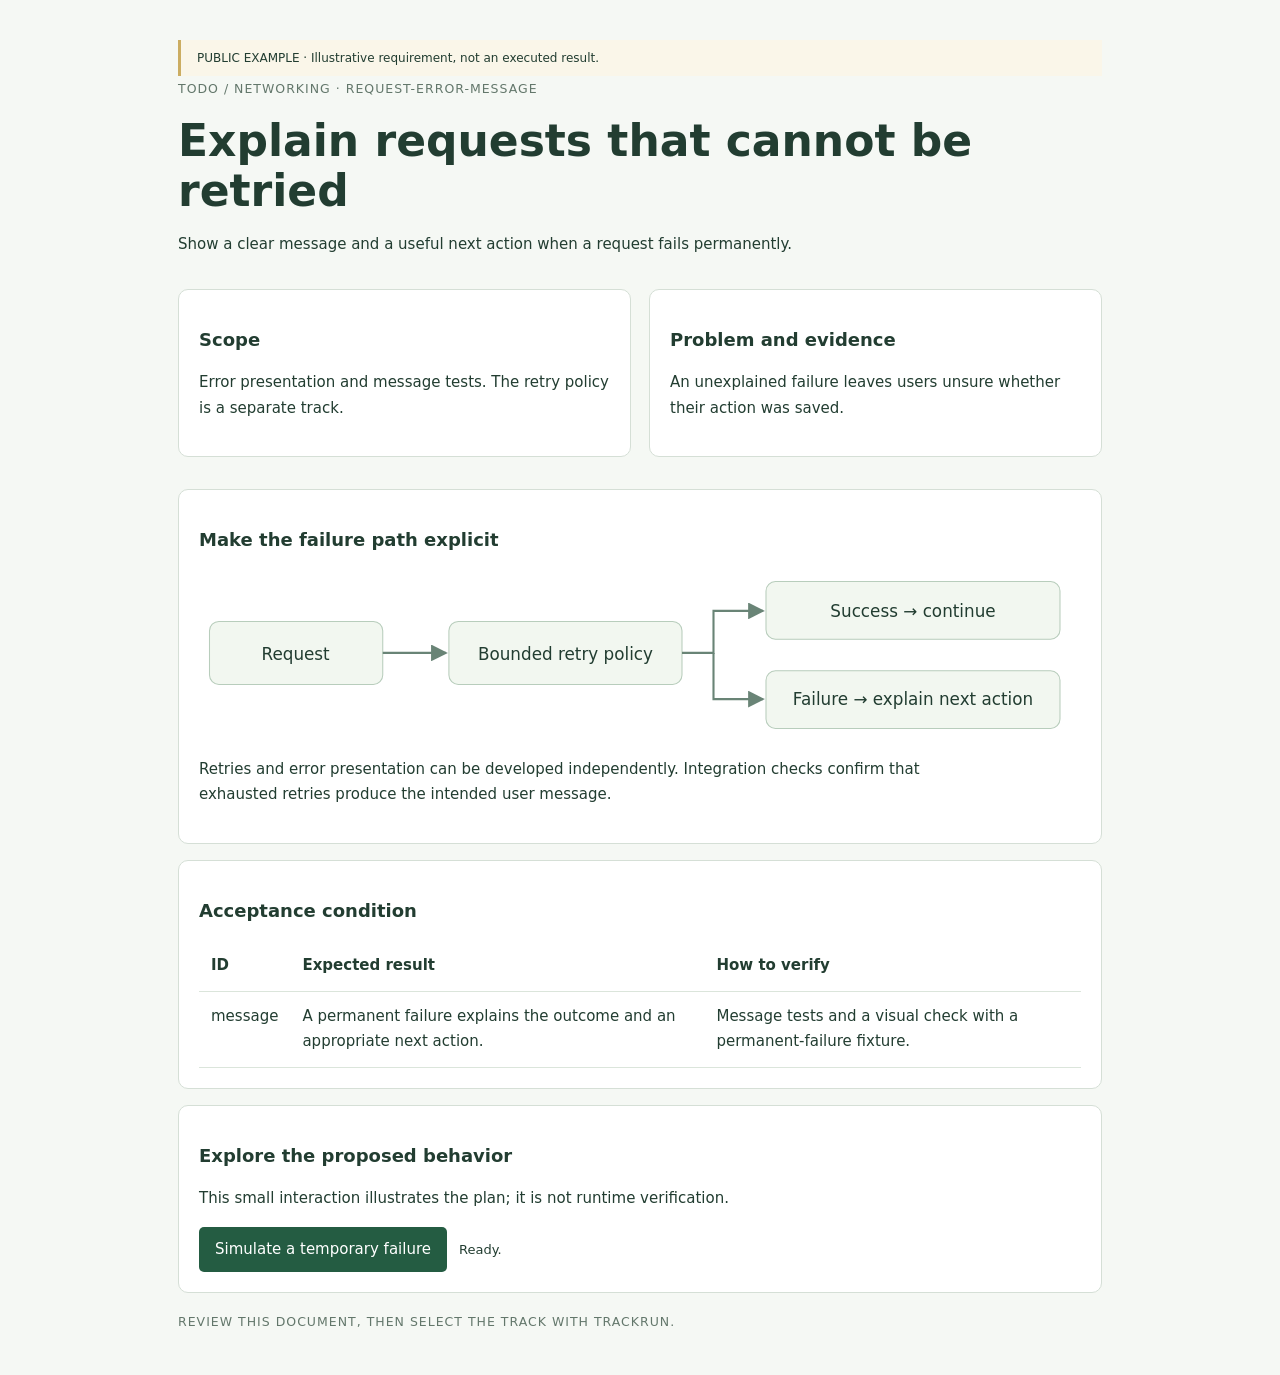
<file: examples/request-error-message.html>
<!doctype html>
<html lang="en"><head><meta charset="utf-8"><meta name="viewport" content="width=device-width,initial-scale=1"><title>Explain requests that cannot be retried</title>
<style>
:root{color-scheme:light}*{box-sizing:border-box}body{margin:0;background:#f5f8f4;color:#223d31;font:15px/1.7 system-ui,sans-serif}main{max-width:980px;margin:auto;padding:40px 28px}small{color:#63776b;letter-spacing:1px;text-transform:uppercase}h1{font-size:clamp(28px,5vw,44px);line-height:1.15;margin:14px 0}h2{font-size:18px}p{max-width:78ch}.notice{border-left:3px solid #cbad62;padding:8px 16px;background:#faf6e9;font-size:12px}.grid{display:grid;grid-template-columns:1fr 1fr;gap:18px}.card{border:1px solid #d5dfd6;background:white;border-radius:10px;padding:20px;margin:16px 0}svg{width:100%;height:auto}table{width:100%;border-collapse:collapse}th,td{padding:12px;border-bottom:1px solid #dbe5db;text-align:left;vertical-align:top}button{background:#245c42;color:white;border:0;border-radius:5px;padding:10px 16px;font:inherit;cursor:pointer}output{margin-left:12px;font-size:13px}@media(max-width:640px){main{padding:24px 16px}.grid{grid-template-columns:1fr}table{font-size:12px}td,th{padding:6px}}
</style><script type="application/json" id="todo-flow-track">{
  "id": "request-error-message",
  "title": "Explain requests that cannot be retried",
  "language": "en",
  "goal": "Show a clear message and a useful next action when a request fails permanently.",
  "scope": "Error presentation and message tests. The retry policy is a separate track.",
  "evidence": "An unexplained failure leaves users unsure whether their action was saved.",
  "conditions": [
    {
      "id": "message",
      "text": "A permanent failure explains the outcome and an appropriate next action.",
      "method": "Message tests and a visual check with a permanent-failure fixture."
    }
  ],
  "priority": "HIGH",
  "area": [
    "Networking"
  ],
  "trigger": "Ready for explicit selection after document review.",
  "design": "Keep retry policy separate from presentation. Verify both paths before integration."
}</script></head>
<body><main><div class="notice">PUBLIC EXAMPLE · Illustrative requirement, not an executed result.</div><header><small>TODO / NETWORKING · request-error-message</small><h1>Explain requests that cannot be retried</h1><p>Show a clear message and a useful next action when a request fails permanently.</p></header><div class="grid"><section class="card"><h2>Scope</h2><p>Error presentation and message tests. The retry policy is a separate track.</p></section><section class="card"><h2>Problem and evidence</h2><p>An unexplained failure leaves users unsure whether their action was saved.</p></section></div><section class="card"><h2>Make the failure path explicit</h2><svg viewBox="0 0 840 155" role="img" aria-label="Request flows through a bounded retry policy to success or a clear failure message"><defs><marker id="arrow" markerWidth="8" markerHeight="8" refX="7" refY="4" orient="auto"><path d="M0 0 L8 4 L0 8" fill="#698476"/></marker></defs><g fill="#f2f7f0" stroke="#b8cdbc"><rect x="10" y="48" width="165" height="60" rx="9"/><rect x="238" y="48" width="222" height="60" rx="9"/><rect x="540" y="10" width="280" height="55" rx="9"/><rect x="540" y="95" width="280" height="55" rx="9"/></g><g fill="none" stroke="#698476" stroke-width="2" marker-end="url(#arrow)"><path d="M175 78 H235"/><path d="M460 78 H490 V38 H537"/><path d="M490 78 V122 H537"/></g><g fill="#223d31" font-family="system-ui" font-size="16" text-anchor="middle"><text x="92" y="85">Request</text><text x="349" y="85">Bounded retry policy</text><text x="680" y="44">Success → continue</text><text x="680" y="128">Failure → explain next action</text></g></svg><p>Retries and error presentation can be developed independently. Integration checks confirm that exhausted retries produce the intended user message.</p></section><section class="card"><h2>Acceptance condition</h2><table><thead><tr><th>ID</th><th>Expected result</th><th>How to verify</th></tr></thead><tbody><tr><td>message</td><td>A permanent failure explains the outcome and an appropriate next action.</td><td>Message tests and a visual check with a permanent-failure fixture.</td></tr></tbody></table></section><section class="card"><h2>Explore the proposed behavior</h2><p>This small interaction illustrates the plan; it is not runtime verification.</p><button id="simulate" type="button">Simulate a temporary failure</button><output id="outcome" aria-live="polite">Ready.</output></section><footer><small>Review this document, then select the track with trackrun.</small></footer></main><script>
let attempt=0;document.getElementById('simulate').onclick=()=>{attempt=(attempt+1)%4;document.getElementById('outcome').textContent=['Ready.','Attempt 1 failed → retry.','Attempt 2 failed → retry.','Attempt 3 succeeded → return result.'][attempt];};
</script></body></html>
</file>
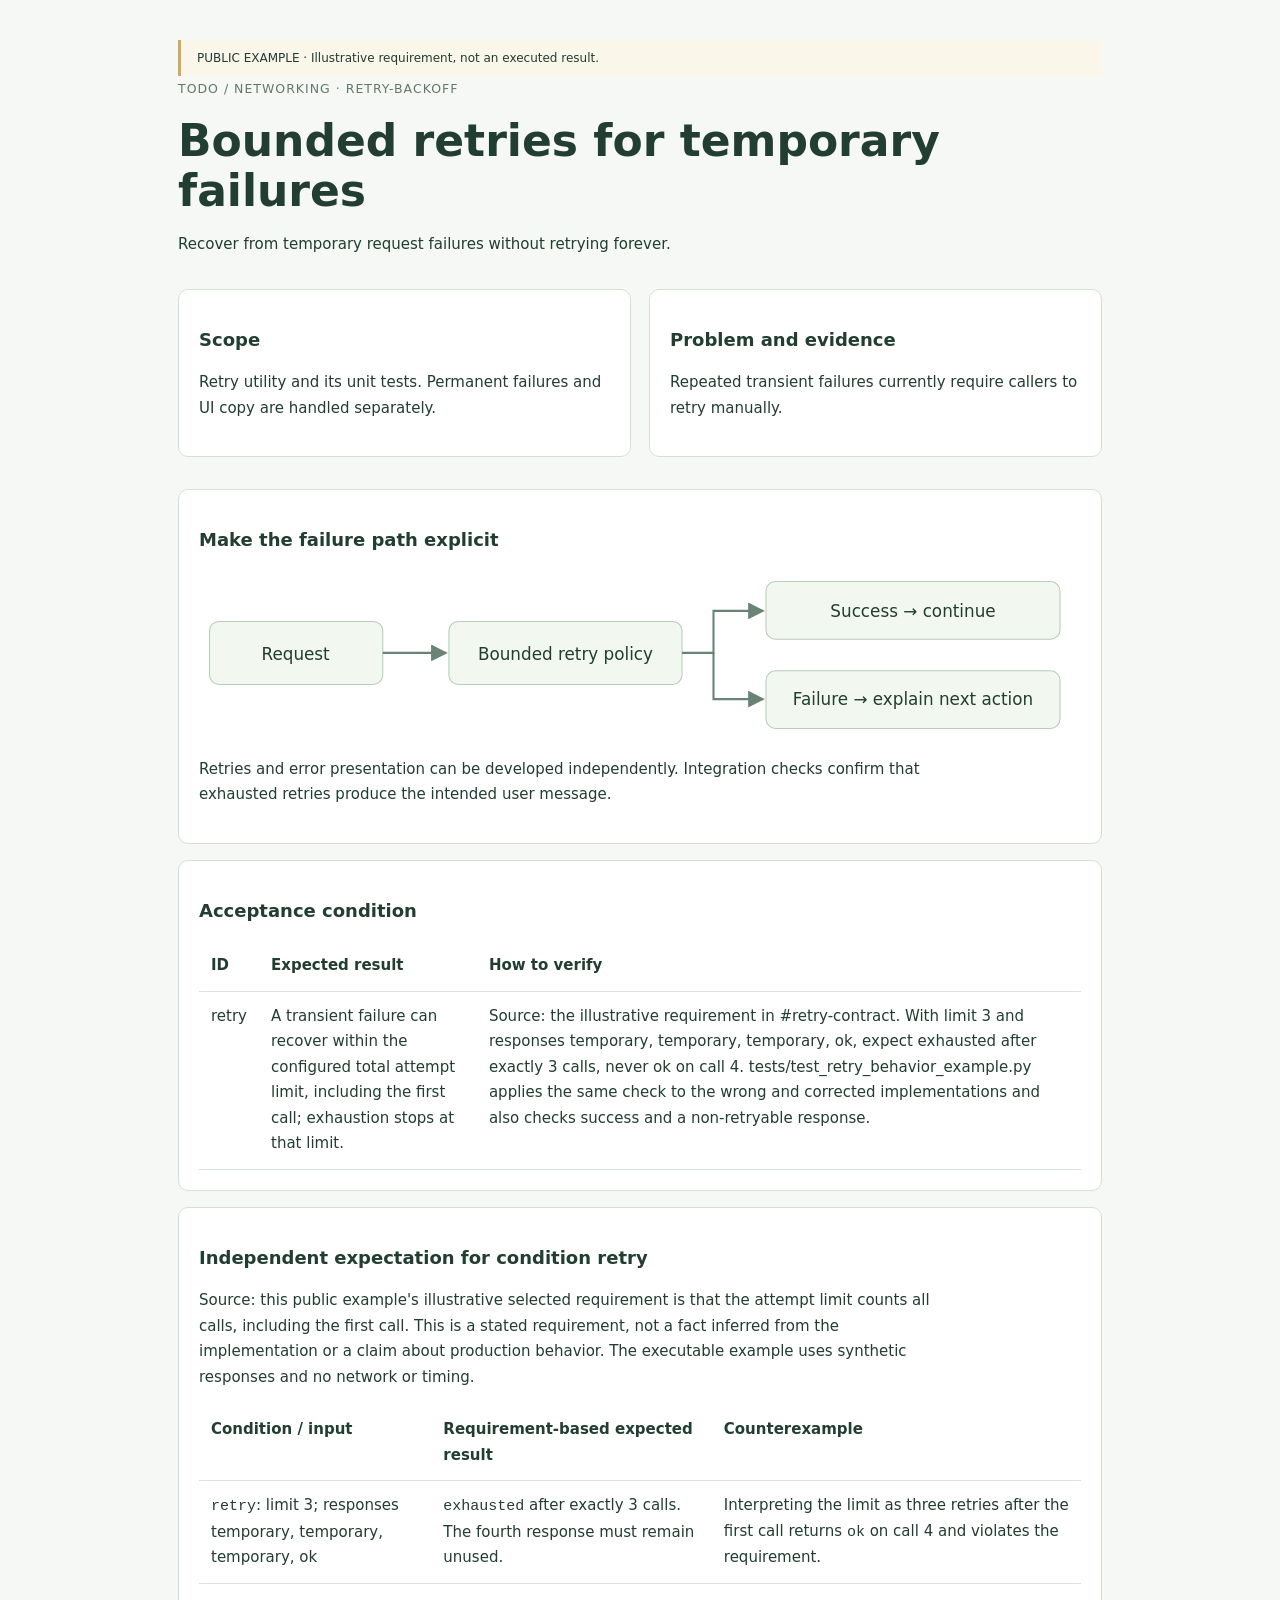
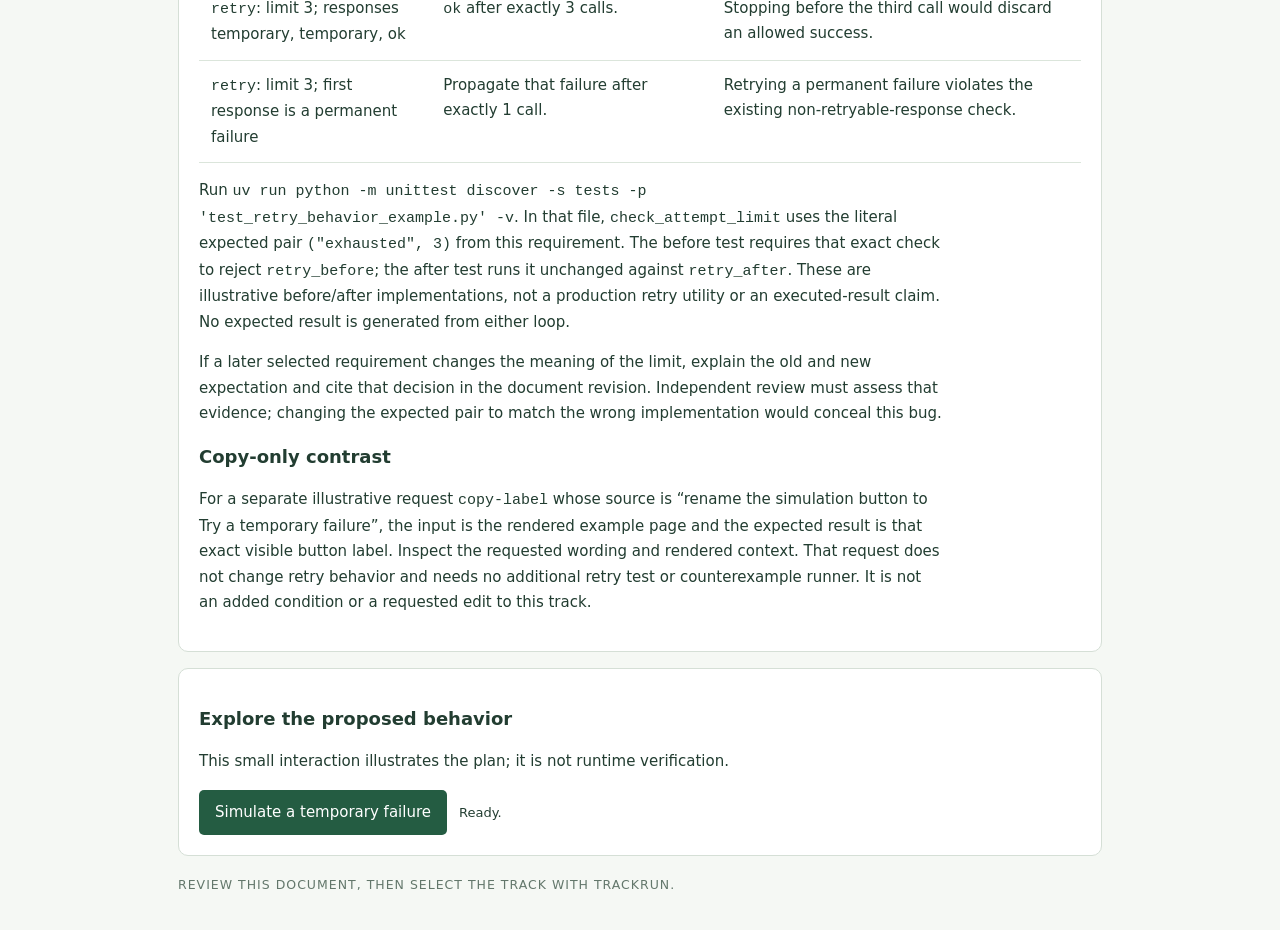
<file: examples/retry-backoff.html>
<!doctype html>
<html lang="en"><head><meta charset="utf-8"><meta name="viewport" content="width=device-width,initial-scale=1"><title>Bounded retries for temporary failures</title>
<style>
:root{color-scheme:light}*{box-sizing:border-box}body{margin:0;background:#f5f8f4;color:#223d31;font:15px/1.7 system-ui,sans-serif}main{max-width:980px;margin:auto;padding:40px 28px}small{color:#63776b;letter-spacing:1px;text-transform:uppercase}h1{font-size:clamp(28px,5vw,44px);line-height:1.15;margin:14px 0}h2{font-size:18px}p{max-width:78ch}.notice{border-left:3px solid #cbad62;padding:8px 16px;background:#faf6e9;font-size:12px}.grid{display:grid;grid-template-columns:1fr 1fr;gap:18px}.card{border:1px solid #d5dfd6;background:white;border-radius:10px;padding:20px;margin:16px 0}svg{width:100%;height:auto}table{width:100%;border-collapse:collapse}th,td{padding:12px;border-bottom:1px solid #dbe5db;text-align:left;vertical-align:top}button{background:#245c42;color:white;border:0;border-radius:5px;padding:10px 16px;font:inherit;cursor:pointer}output{margin-left:12px;font-size:13px}@media(max-width:640px){main{padding:24px 16px}.grid{grid-template-columns:1fr}table{font-size:12px}td,th{padding:6px}}
</style><script type="application/json" id="todo-flow-track">{
  "id": "retry-backoff",
  "title": "Bounded retries for temporary failures",
  "language": "en",
  "goal": "Recover from temporary request failures without retrying forever.",
  "scope": "Retry utility and its unit tests. Permanent failures and UI copy are handled separately.",
  "evidence": "Repeated transient failures currently require callers to retry manually.",
  "conditions": [
    {
      "id": "retry",
      "text": "A transient failure can recover within the configured total attempt limit, including the first call; exhaustion stops at that limit.",
      "method": "Source: the illustrative requirement in #retry-contract. With limit 3 and responses temporary, temporary, temporary, ok, expect exhausted after exactly 3 calls, never ok on call 4. tests/test_retry_behavior_example.py applies the same check to the wrong and corrected implementations and also checks success and a non-retryable response."
    }
  ],
  "priority": "HIGH",
  "area": [
    "Networking"
  ],
  "trigger": "Ready for explicit selection after document review.",
  "design": "Keep retry policy separate from presentation. Verify both paths before integration."
}</script></head>
<body><main><div class="notice">PUBLIC EXAMPLE · Illustrative requirement, not an executed result.</div><header><small>TODO / NETWORKING · retry-backoff</small><h1>Bounded retries for temporary failures</h1><p>Recover from temporary request failures without retrying forever.</p></header><div class="grid"><section class="card"><h2>Scope</h2><p>Retry utility and its unit tests. Permanent failures and UI copy are handled separately.</p></section><section class="card"><h2>Problem and evidence</h2><p>Repeated transient failures currently require callers to retry manually.</p></section></div><section class="card"><h2>Make the failure path explicit</h2><svg viewBox="0 0 840 155" role="img" aria-label="Request flows through a bounded retry policy to success or a clear failure message"><defs><marker id="arrow" markerWidth="8" markerHeight="8" refX="7" refY="4" orient="auto"><path d="M0 0 L8 4 L0 8" fill="#698476"/></marker></defs><g fill="#f2f7f0" stroke="#b8cdbc"><rect x="10" y="48" width="165" height="60" rx="9"/><rect x="238" y="48" width="222" height="60" rx="9"/><rect x="540" y="10" width="280" height="55" rx="9"/><rect x="540" y="95" width="280" height="55" rx="9"/></g><g fill="none" stroke="#698476" stroke-width="2" marker-end="url(#arrow)"><path d="M175 78 H235"/><path d="M460 78 H490 V38 H537"/><path d="M490 78 V122 H537"/></g><g fill="#223d31" font-family="system-ui" font-size="16" text-anchor="middle"><text x="92" y="85">Request</text><text x="349" y="85">Bounded retry policy</text><text x="680" y="44">Success → continue</text><text x="680" y="128">Failure → explain next action</text></g></svg><p>Retries and error presentation can be developed independently. Integration checks confirm that exhausted retries produce the intended user message.</p></section><section class="card"><h2>Acceptance condition</h2><table><thead><tr><th>ID</th><th>Expected result</th><th>How to verify</th></tr></thead><tbody><tr><td>retry</td><td>A transient failure can recover within the configured total attempt limit, including the first call; exhaustion stops at that limit.</td><td>Source: the illustrative requirement in #retry-contract. With limit 3 and responses temporary, temporary, temporary, ok, expect exhausted after exactly 3 calls, never ok on call 4. tests/test_retry_behavior_example.py applies the same check to the wrong and corrected implementations and also checks success and a non-retryable response.</td></tr></tbody></table></section><section class="card" id="retry-contract"><h2>Independent expectation for condition retry</h2><p>Source: this public example's illustrative selected requirement is that the attempt limit counts all calls, including the first call. This is a stated requirement, not a fact inferred from the implementation or a claim about production behavior. The executable example uses synthetic responses and no network or timing.</p><table><thead><tr><th>Condition / input</th><th>Requirement-based expected result</th><th>Counterexample</th></tr></thead><tbody><tr><td><code>retry</code>: limit 3; responses temporary, temporary, temporary, ok</td><td><code>exhausted</code> after exactly 3 calls. The fourth response must remain unused.</td><td>Interpreting the limit as three retries after the first call returns <code>ok</code> on call 4 and violates the requirement.</td></tr><tr><td><code>retry</code>: limit 3; responses temporary, temporary, ok</td><td><code>ok</code> after exactly 3 calls.</td><td>Stopping before the third call would discard an allowed success.</td></tr><tr><td><code>retry</code>: limit 3; first response is a permanent failure</td><td>Propagate that failure after exactly 1 call.</td><td>Retrying a permanent failure violates the existing non-retryable-response check.</td></tr></tbody></table><p>Run <code>uv run python -m unittest discover -s tests -p 'test_retry_behavior_example.py' -v</code>. In that file, <code>check_attempt_limit</code> uses the literal expected pair <code>("exhausted", 3)</code> from this requirement. The before test requires that exact check to reject <code>retry_before</code>; the after test runs it unchanged against <code>retry_after</code>. These are illustrative before/after implementations, not a production retry utility or an executed-result claim. No expected result is generated from either loop.</p><p>If a later selected requirement changes the meaning of the limit, explain the old and new expectation and cite that decision in the document revision. Independent review must assess that evidence; changing the expected pair to match the wrong implementation would conceal this bug.</p><h2>Copy-only contrast</h2><p>For a separate illustrative request <code>copy-label</code> whose source is “rename the simulation button to Try a temporary failure”, the input is the rendered example page and the expected result is that exact visible button label. Inspect the requested wording and rendered context. That request does not change retry behavior and needs no additional retry test or counterexample runner. It is not an added condition or a requested edit to this track.</p></section><section class="card"><h2>Explore the proposed behavior</h2><p>This small interaction illustrates the plan; it is not runtime verification.</p><button id="simulate" type="button">Simulate a temporary failure</button><output id="outcome" aria-live="polite">Ready.</output></section><footer><small>Review this document, then select the track with trackrun.</small></footer></main><script>
let attempt=0;document.getElementById('simulate').onclick=()=>{attempt=(attempt+1)%4;document.getElementById('outcome').textContent=['Ready.','Attempt 1 failed → retry.','Attempt 2 failed → retry.','Attempt 3 succeeded → return result.'][attempt];};
</script></body></html>
</file>
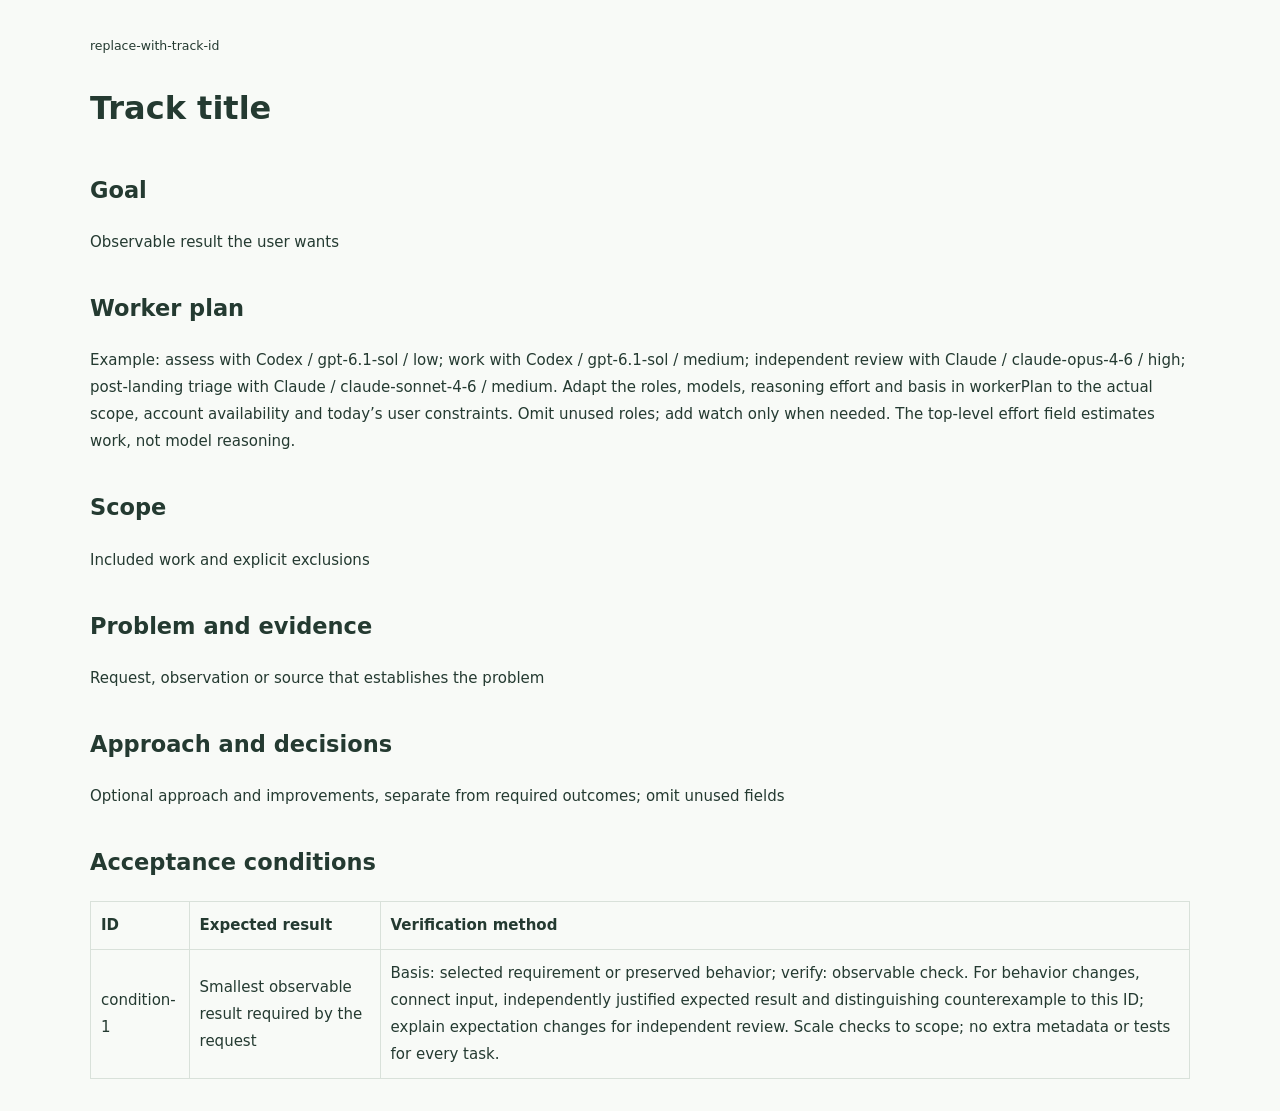
<file: templates/track.html>
<!doctype html><html lang="en"><head><meta charset="utf-8"><meta name="viewport" content="width=device-width,initial-scale=1">
<title>Track title</title><style>
body{max-width:1100px;margin:32px auto;padding:0 24px;color:#243a31;background:#f8faf7;font:15px/1.8 system-ui,sans-serif}h1{font-size:32px}h2{margin-top:32px}table{border-collapse:collapse;width:100%}th,td{border:1px solid #d9e1da;padding:10px;text-align:left}img,svg,canvas,video{max-width:100%}pre{overflow:auto;padding:16px;background:#edf2ec}figure{margin:24px 0}figcaption{color:#627567;font-size:13px}code{overflow-wrap:anywhere}
</style><script type="application/json" id="todo-flow-track">{
  "id": "replace-with-track-id",
  "title": "Track title",
  "language": "en",
  "goal": "Observable result the user wants",
  "scope": "Included work and explicit exclusions",
  "evidence": "Request, observation or source that establishes the problem",
  "conditions": [
    {
      "id": "condition-1",
      "text": "Smallest observable result required by the request",
      "method": "Basis: selected requirement or preserved behavior; verify: observable check. For behavior changes, connect input, independently justified expected result and distinguishing counterexample to this ID; explain expectation changes for independent review. Scale checks to scope; no extra metadata or tests for every task."
    }
  ],
  "design": "Optional approach and improvements, separate from required outcomes; omit unused fields",
  "group": "product",
  "area": [
    "text"
  ],
  "priority": "HIGH",
  "trigger": "Start only after explicit selection. No prerequisites.",
  "effort": {
    "estimate": "Estimate by scope",
    "basis": "Estimation basis"
  },
  "links": [],
  "derivedFrom": [],
  "dependencies": [],
  "duplicateCheck": {
    "queries": [
      "symptom",
      "related function"
    ],
    "candidates": [],
    "decision": "new",
    "reason": "Requirement distinct from existing tracks"
  },
  "watchRefs": [],
  "history": [
    {
      "date": "YYYY-MM-DD",
      "kind": "created",
      "note": "Investigation evidence and overlap decision"
    }
  ],
  "workerPlan": {
    "version": 1,
    "roles": {
      "assess": {
        "provider": "codex",
        "model": "gpt-6.1-sol",
        "effort": "low",
        "basis": "Bounded requirement and overlap assessment; raise for unresolved architecture."
      },
      "work": {
        "provider": "codex",
        "model": "gpt-6.1-sol",
        "effort": "medium",
        "basis": "Implementation across known callers with focused tests."
      },
      "review": {
        "provider": "claude",
        "model": "claude-opus-4-6",
        "effort": "high",
        "basis": "Independent examination of invariants and verification evidence."
      },
      "triage": {
        "provider": "claude",
        "model": "claude-sonnet-4-6",
        "effort": "medium",
        "basis": "Evidence-based disposition and duplicate search after landing."
      }
    }
  }
}</script></head><body><header><small>replace-with-track-id</small><h1>Track title</h1></header><h2>Goal</h2>
<!-- todo-flow:goal -->
<p>Observable result the user wants</p>
<!-- /todo-flow:goal -->
<section><h2>Worker plan</h2><p>Example: assess with Codex / gpt-6.1-sol / low; work with Codex / gpt-6.1-sol / medium; independent review with Claude / claude-opus-4-6 / high; post-landing triage with Claude / claude-sonnet-4-6 / medium. Adapt the roles, models, reasoning effort and basis in workerPlan to the actual scope, account availability and today’s user constraints. Omit unused roles; add watch only when needed. The top-level effort field estimates work, not model reasoning.</p></section><h2>Scope</h2>
<!-- todo-flow:scope -->
<p>Included work and explicit exclusions</p>
<!-- /todo-flow:scope -->
<h2>Problem and evidence</h2>
<!-- todo-flow:evidence -->
<p>Request, observation or source that establishes the problem</p>
<!-- /todo-flow:evidence -->
<h2>Approach and decisions</h2>
<!-- todo-flow:design -->
<p>Optional approach and improvements, separate from required outcomes; omit unused fields</p>
<!-- /todo-flow:design -->
<section><h2>Acceptance conditions</h2><table><thead><tr><th>ID</th><th>Expected result</th><th>Verification method</th></tr></thead><tbody><tr><td>condition-1</td><td>Smallest observable result required by the request</td><td>Basis: selected requirement or preserved behavior; verify: observable check. For behavior changes, connect input, independently justified expected result and distinguishing counterexample to this ID; explain expectation changes for independent review. Scale checks to scope; no extra metadata or tests for every task.</td></tr></tbody></table></section></body></html>
</file>
